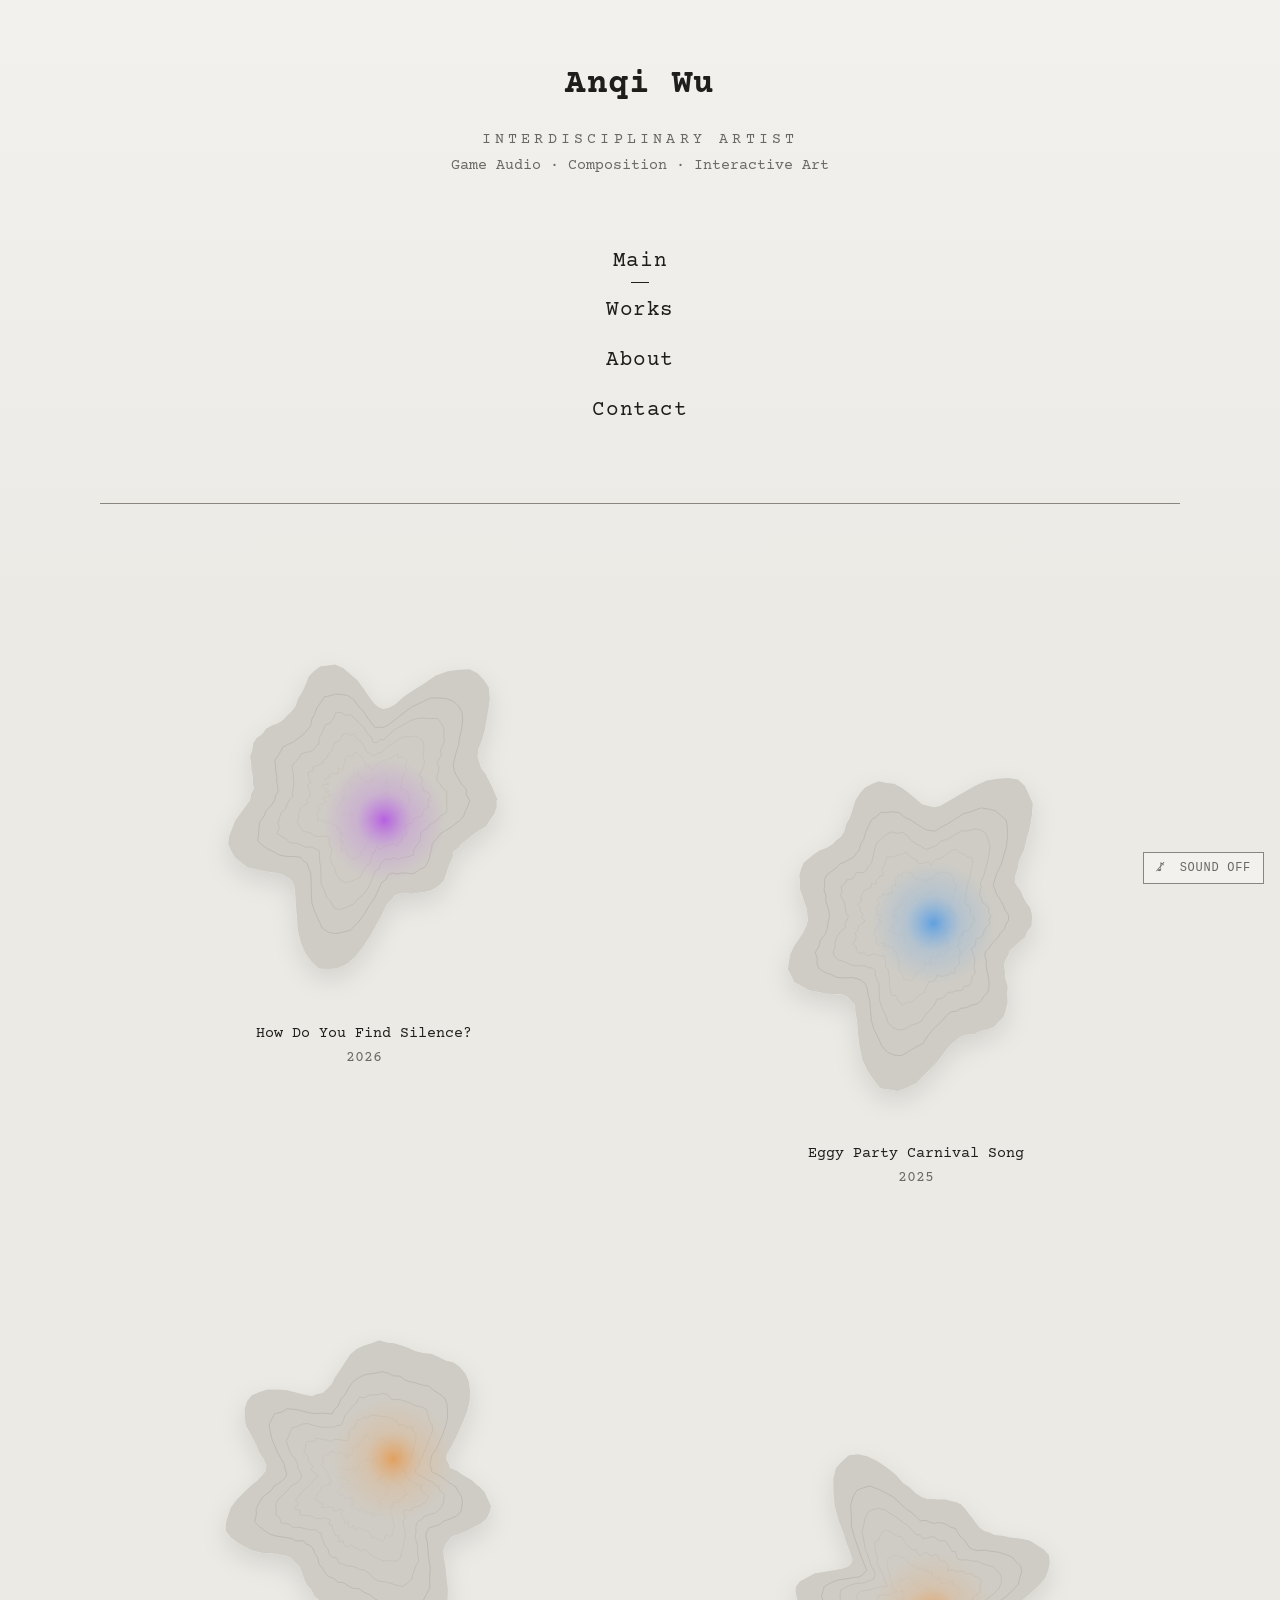
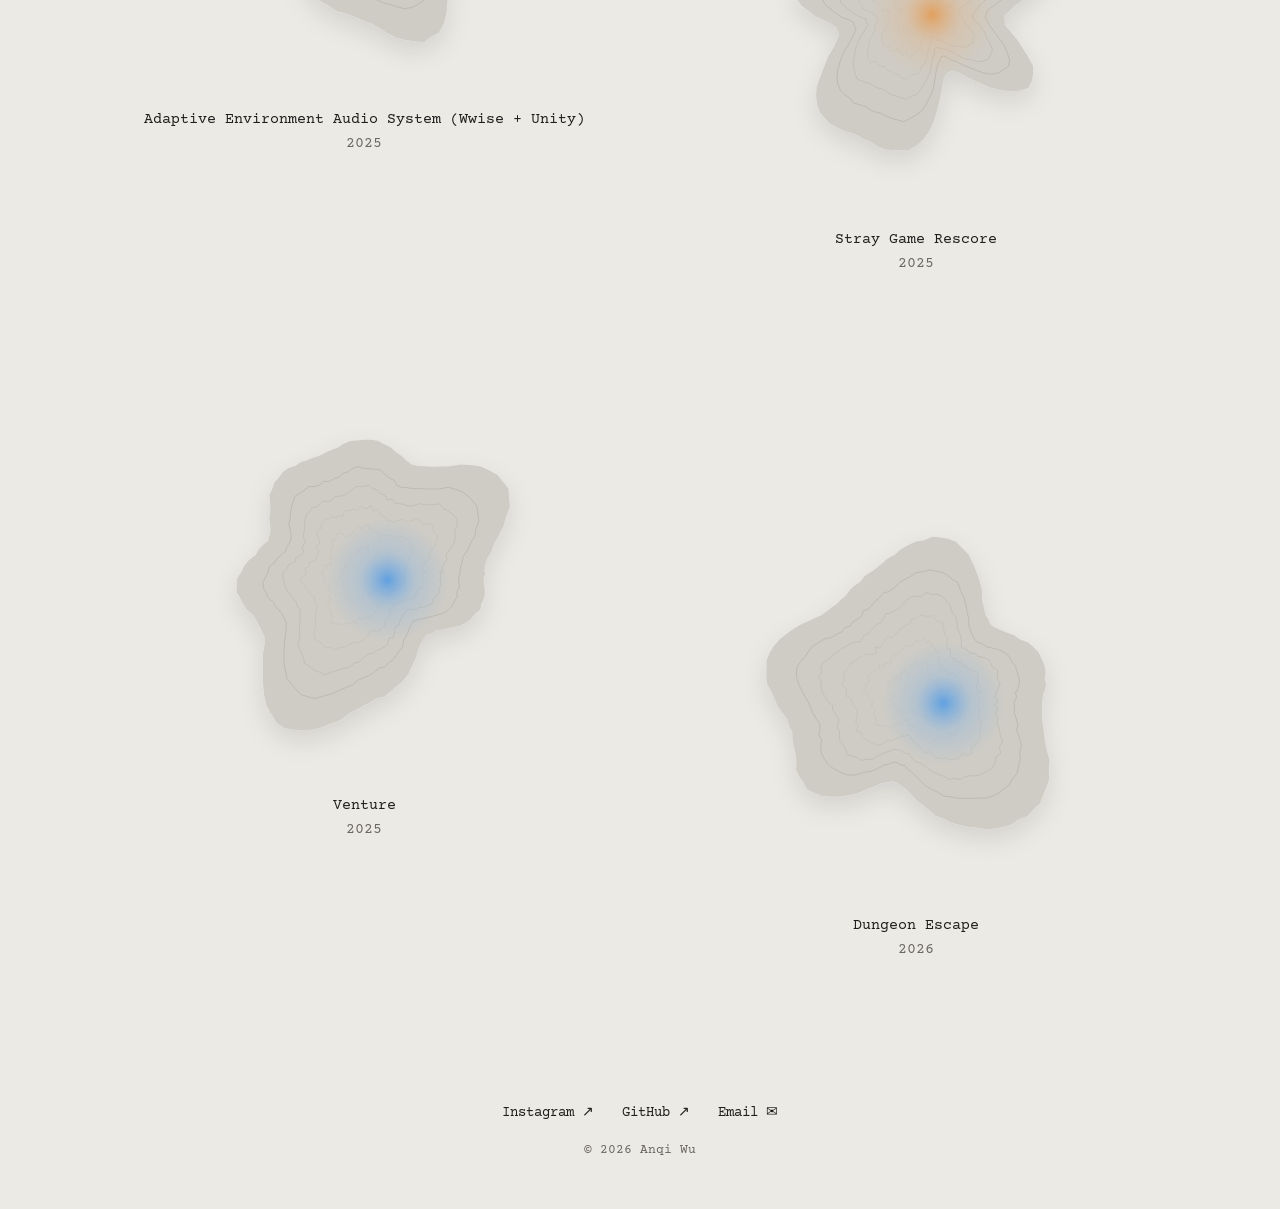
<file: index.html>
<!doctype html>
<html lang="en">
<head>
  <meta charset="utf-8">
  <meta name="viewport" content="width=device-width, initial-scale=1">
  <title>Anqi Wu · Interdisciplinary Artist</title>
  <meta name="description" content="Anqi Wu: interdisciplinary artist working in game audio, composition and interactive art.">
  <link rel="preconnect" href="https://fonts.googleapis.com">
  <link rel="preconnect" href="https://fonts.gstatic.com" crossorigin>
  <link href="https://fonts.googleapis.com/css2?family=Courier+Prime:wght@400;700&display=swap" rel="stylesheet">
  <link rel="stylesheet" href="assets/css/style.css?v=47">
  <script src="assets/js/data.js?v=47" defer></script>
  <script src="assets/js/site.js?v=47" defer></script>
  <script src="assets/js/sound.js?v=47" defer></script>
</head>
<body data-page="main">
  <header class="site-header">
    <a class="site-name" href="./">Anqi Wu</a>
    <p class="site-role"><span class="r1">Interdisciplinary Artist</span><span class="r2">Game Audio · Composition · Interactive Art</span></p>
    <nav class="site-nav" aria-label="Main">
    <a href="./" aria-current="page">Main</a>
    <a href="works.html">Works</a>
    <a href="about.html">About</a>
    <a href="contact.html">Contact</a>
    </nav>
  </header>
  <hr class="rule">
  <main class="wrap">
    <div class="floor" id="floor"></div>
  </main>
  <footer class="site-footer">
    <nav class="quick-links" aria-label="Elsewhere">
      <a href="https://www.instagram.com/anqi_wu03/" target="_blank" rel="noopener">Instagram ↗</a>
      <a href="https://github.com/AnqiWu12" target="_blank" rel="noopener">GitHub ↗</a>
      <a href="mailto:anqiwu1224@gmail.com">Email ✉</a>
    </nav>
    <p>© <span id="year">2026</span> Anqi Wu</p>
  </footer>
</body>
</html>
</file>
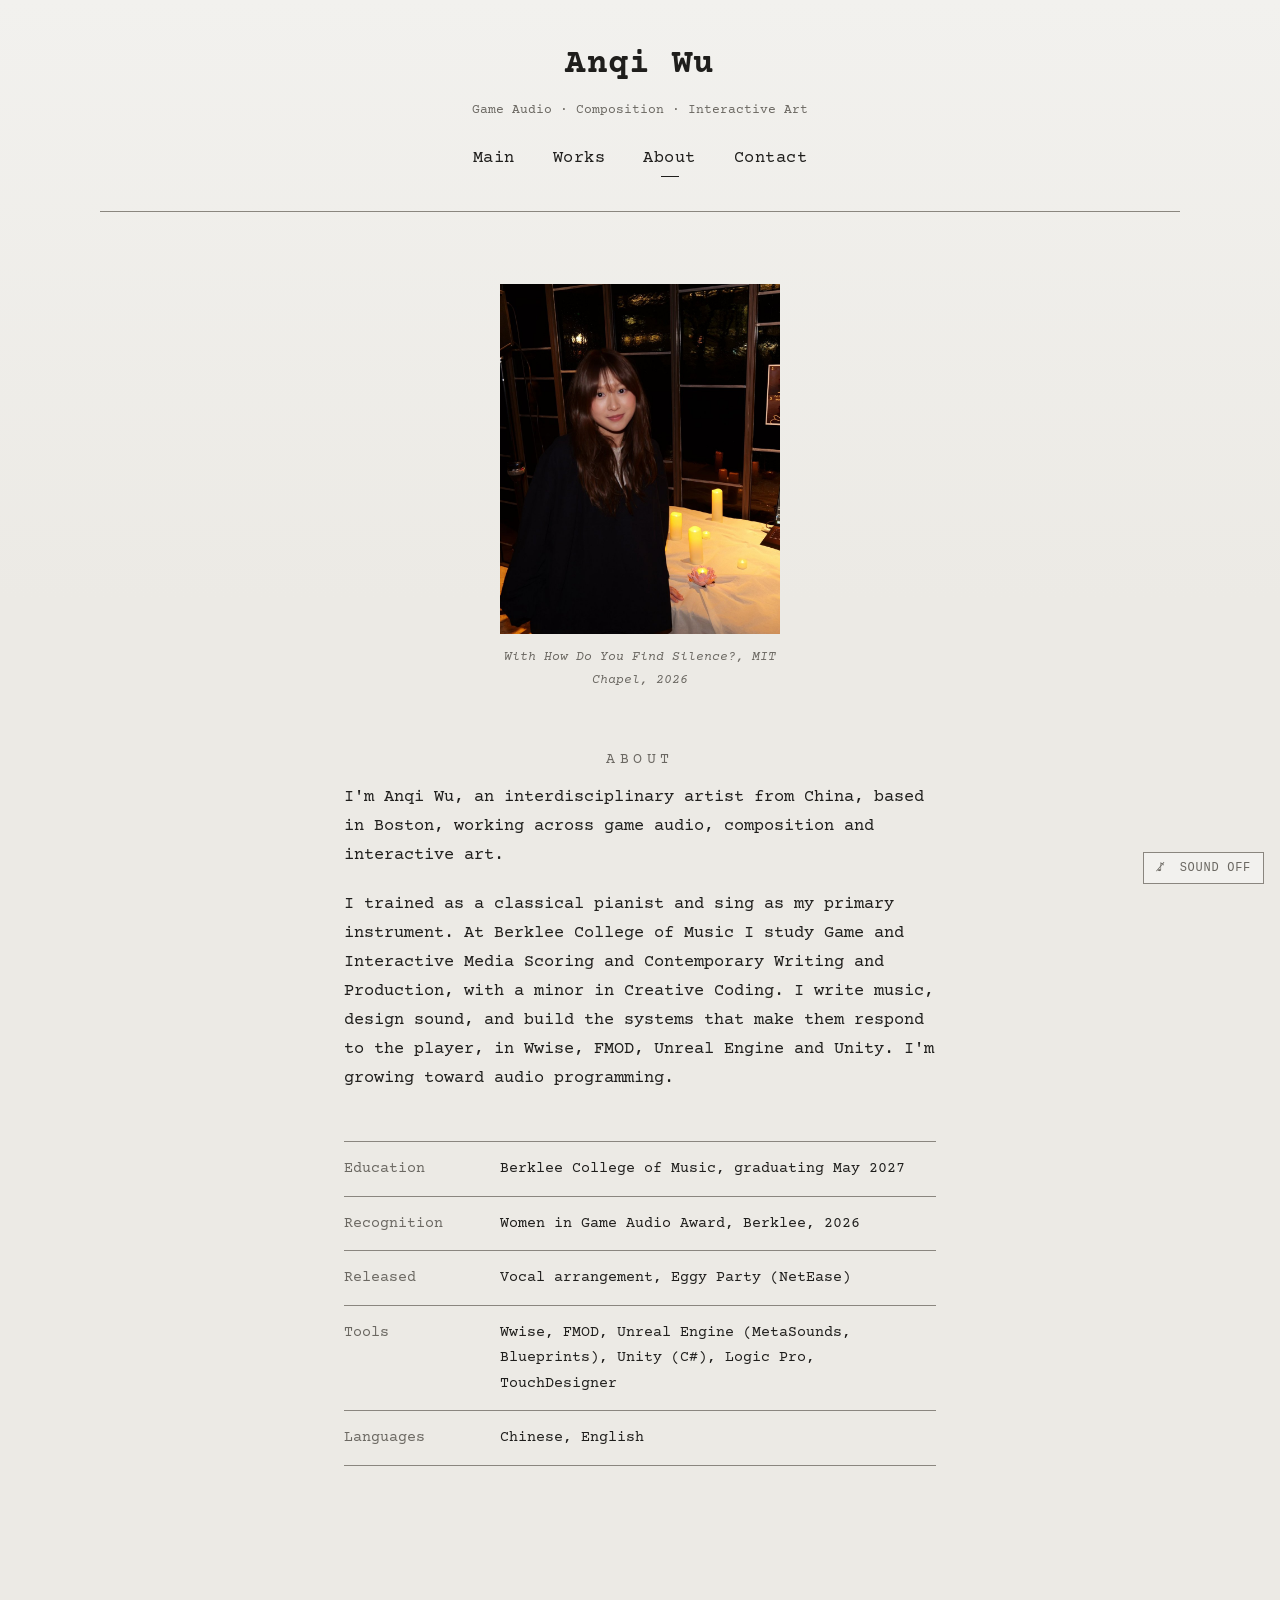
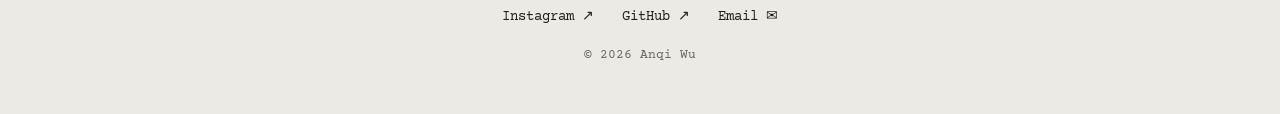
<file: about.html>
<!doctype html>
<html lang="en">
<head>
  <meta charset="utf-8">
  <meta name="viewport" content="width=device-width, initial-scale=1">
  <title>About · Anqi Wu</title>
  <meta name="description" content="Anqi Wu: interdisciplinary artist working in game audio, composition and interactive art.">
  <link rel="preconnect" href="https://fonts.googleapis.com">
  <link rel="preconnect" href="https://fonts.gstatic.com" crossorigin>
  <link href="https://fonts.googleapis.com/css2?family=Courier+Prime:wght@400;700&display=swap" rel="stylesheet">
  <link rel="stylesheet" href="assets/css/style.css?v=47">
  <script src="assets/js/data.js?v=47" defer></script>
  <script src="assets/js/site.js?v=47" defer></script>
  <script src="assets/js/sound.js?v=47" defer></script>
</head>
<body data-page="about">
  <header class="site-header compact">
    <a class="site-name" href="./">Anqi Wu</a>
    <p class="site-role"><span class="r1">Interdisciplinary Artist</span><span class="r2">Game Audio · Composition · Interactive Art</span></p>
    <nav class="site-nav" aria-label="Main">
    <a href="./">Main</a>
    <a href="works.html">Works</a>
    <a href="about.html" aria-current="page">About</a>
    <a href="contact.html">Contact</a>
    </nav>
  </header>
  <hr class="rule">
  <main class="text-page">
    <figure class="portrait-fig">
      <img class="portrait" src="assets/images/portrait.jpg" alt="Anqi Wu beside her installation How Do You Find Silence? at the MIT Chapel">
      <figcaption>With How Do You Find Silence?, MIT Chapel, 2026</figcaption>
    </figure>
    <h1 class="page-title" style="margin-top:0">About</h1>
    <p>I'm Anqi Wu, an interdisciplinary artist from China, based in Boston, working across game audio, composition and interactive art.</p>
    <p>I trained as a classical pianist and sing as my primary instrument. At Berklee College of Music I study Game and Interactive Media Scoring and Contemporary Writing and Production, with a minor in Creative Coding. I write music, design sound, and build the systems that make them respond to the player, in Wwise, FMOD, Unreal Engine and Unity. I'm growing toward audio programming.</p>
    <ul class="facts">
      <li><span class="k">Education</span><span>Berklee College of Music, graduating May 2027</span></li>
      <li><span class="k">Recognition</span><span>Women in Game Audio Award, Berklee, 2026</span></li>
      <li><span class="k">Released</span><span>Vocal arrangement, Eggy Party (NetEase)</span></li>
      <li><span class="k">Tools</span><span>Wwise, FMOD, Unreal Engine (MetaSounds, Blueprints), Unity (C#), Logic Pro, TouchDesigner</span></li>
      <li><span class="k">Languages</span><span>Chinese, English</span></li>
    </ul>
  </main>
  <footer class="site-footer">
    <nav class="quick-links" aria-label="Elsewhere">
      <a href="https://www.instagram.com/anqi_wu03/" target="_blank" rel="noopener">Instagram ↗</a>
      <a href="https://github.com/AnqiWu12" target="_blank" rel="noopener">GitHub ↗</a>
      <a href="mailto:anqiwu1224@gmail.com">Email ✉</a>
    </nav>
    <p>© <span id="year">2026</span> Anqi Wu</p>
  </footer>
</body>
</html>
</file>
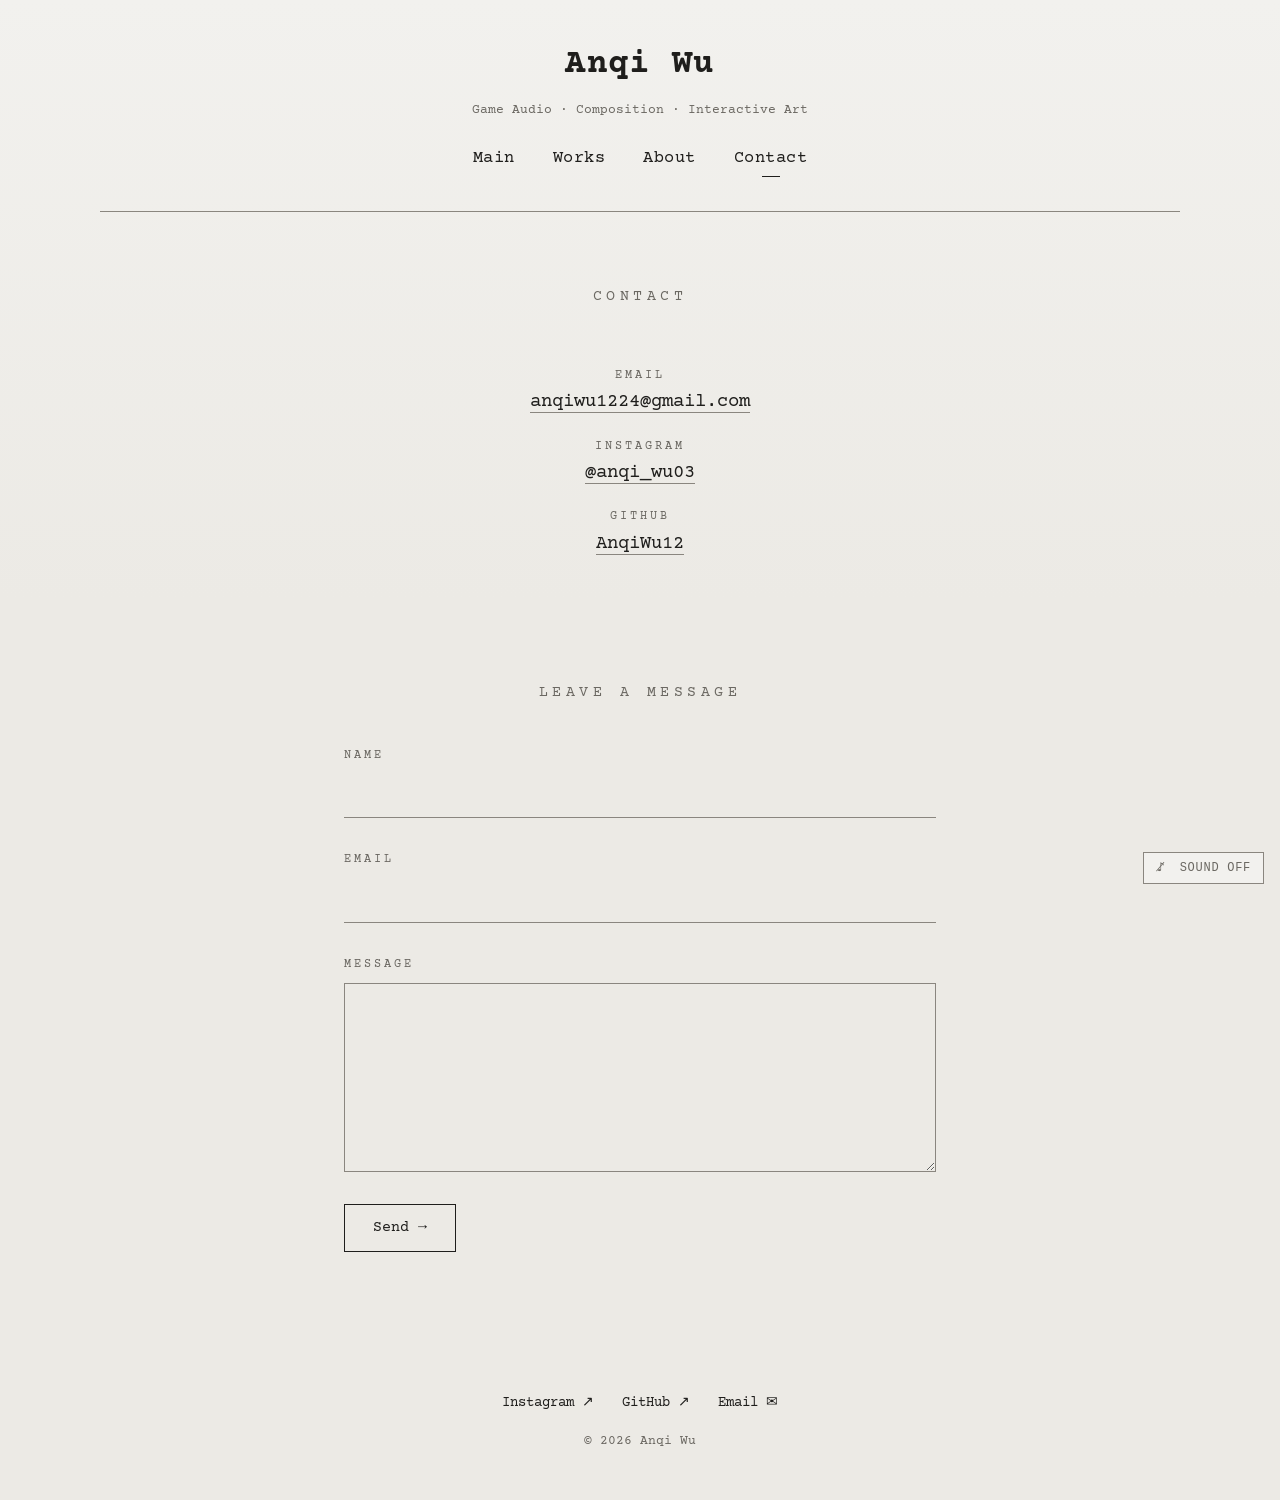
<file: contact.html>
<!doctype html>
<html lang="en">
<head>
  <meta charset="utf-8">
  <meta name="viewport" content="width=device-width, initial-scale=1">
  <title>Contact · Anqi Wu</title>
  <meta name="description" content="Anqi Wu: interdisciplinary artist working in game audio, composition and interactive art.">
  <link rel="preconnect" href="https://fonts.googleapis.com">
  <link rel="preconnect" href="https://fonts.gstatic.com" crossorigin>
  <link href="https://fonts.googleapis.com/css2?family=Courier+Prime:wght@400;700&display=swap" rel="stylesheet">
  <link rel="stylesheet" href="assets/css/style.css?v=47">
  <script src="assets/js/data.js?v=47" defer></script>
  <script src="assets/js/site.js?v=47" defer></script>
  <script src="assets/js/sound.js?v=47" defer></script>
</head>
<body data-page="contact">
  <header class="site-header compact">
    <a class="site-name" href="./">Anqi Wu</a>
    <p class="site-role"><span class="r1">Interdisciplinary Artist</span><span class="r2">Game Audio · Composition · Interactive Art</span></p>
    <nav class="site-nav" aria-label="Main">
    <a href="./">Main</a>
    <a href="works.html">Works</a>
    <a href="about.html">About</a>
    <a href="contact.html" aria-current="page">Contact</a>
    </nav>
  </header>
  <hr class="rule">
  <main class="text-page">
    <h1 class="page-title" style="margin-top:0;margin-bottom:56px">Contact</h1>
    <ul class="contact-list">
      <li><span class="k">Email</span><a href="mailto:anqiwu1224@gmail.com">anqiwu1224@gmail.com</a></li>
      <li><span class="k">Instagram</span><a href="https://www.instagram.com/anqi_wu03/" target="_blank" rel="noopener">@anqi_wu03</a></li>
      <li><span class="k">GitHub</span><a href="https://github.com/AnqiWu12" target="_blank" rel="noopener">AnqiWu12</a></li>
      <!-- Put your resume PDF in assets/ named resume.pdf, then uncomment: -->
      <!-- <li><span class="k">Resume</span><a href="assets/resume.pdf" target="_blank" rel="noopener">Download PDF</a></li> -->
    </ul>

    <!-- Message form: sent to the email in "action" through FormSubmit (formsubmit.co).
         The very first message triggers a one-time confirmation email to that inbox. -->
    <form class="message" action="https://formsubmit.co/anqiwu1224@gmail.com" method="POST">
      <h2 class="page-title">Leave a message</h2>
      <input type="hidden" name="_subject" value="New message from anqiwu12.github.io">
      <input type="hidden" name="_next" value="https://anqiwu12.github.io/thanks.html">
      <input type="hidden" name="_template" value="table">
      <input type="text" name="_honey" class="honey" tabindex="-1" autocomplete="off" aria-hidden="true">

      <label>Name<input type="text" name="name" required autocomplete="name"></label>
      <label>Email<input type="email" name="email" required autocomplete="email"></label>
      <label>Message<textarea name="message" rows="6" required></textarea></label>
      <button type="submit">Send →</button>
    </form>
  </main>
  <footer class="site-footer">
    <nav class="quick-links" aria-label="Elsewhere">
      <a href="https://www.instagram.com/anqi_wu03/" target="_blank" rel="noopener">Instagram ↗</a>
      <a href="https://github.com/AnqiWu12" target="_blank" rel="noopener">GitHub ↗</a>
      <a href="mailto:anqiwu1224@gmail.com">Email ✉</a>
    </nav>
    <p>© <span id="year">2026</span> Anqi Wu</p>
  </footer>
</body>
</html>
</file>
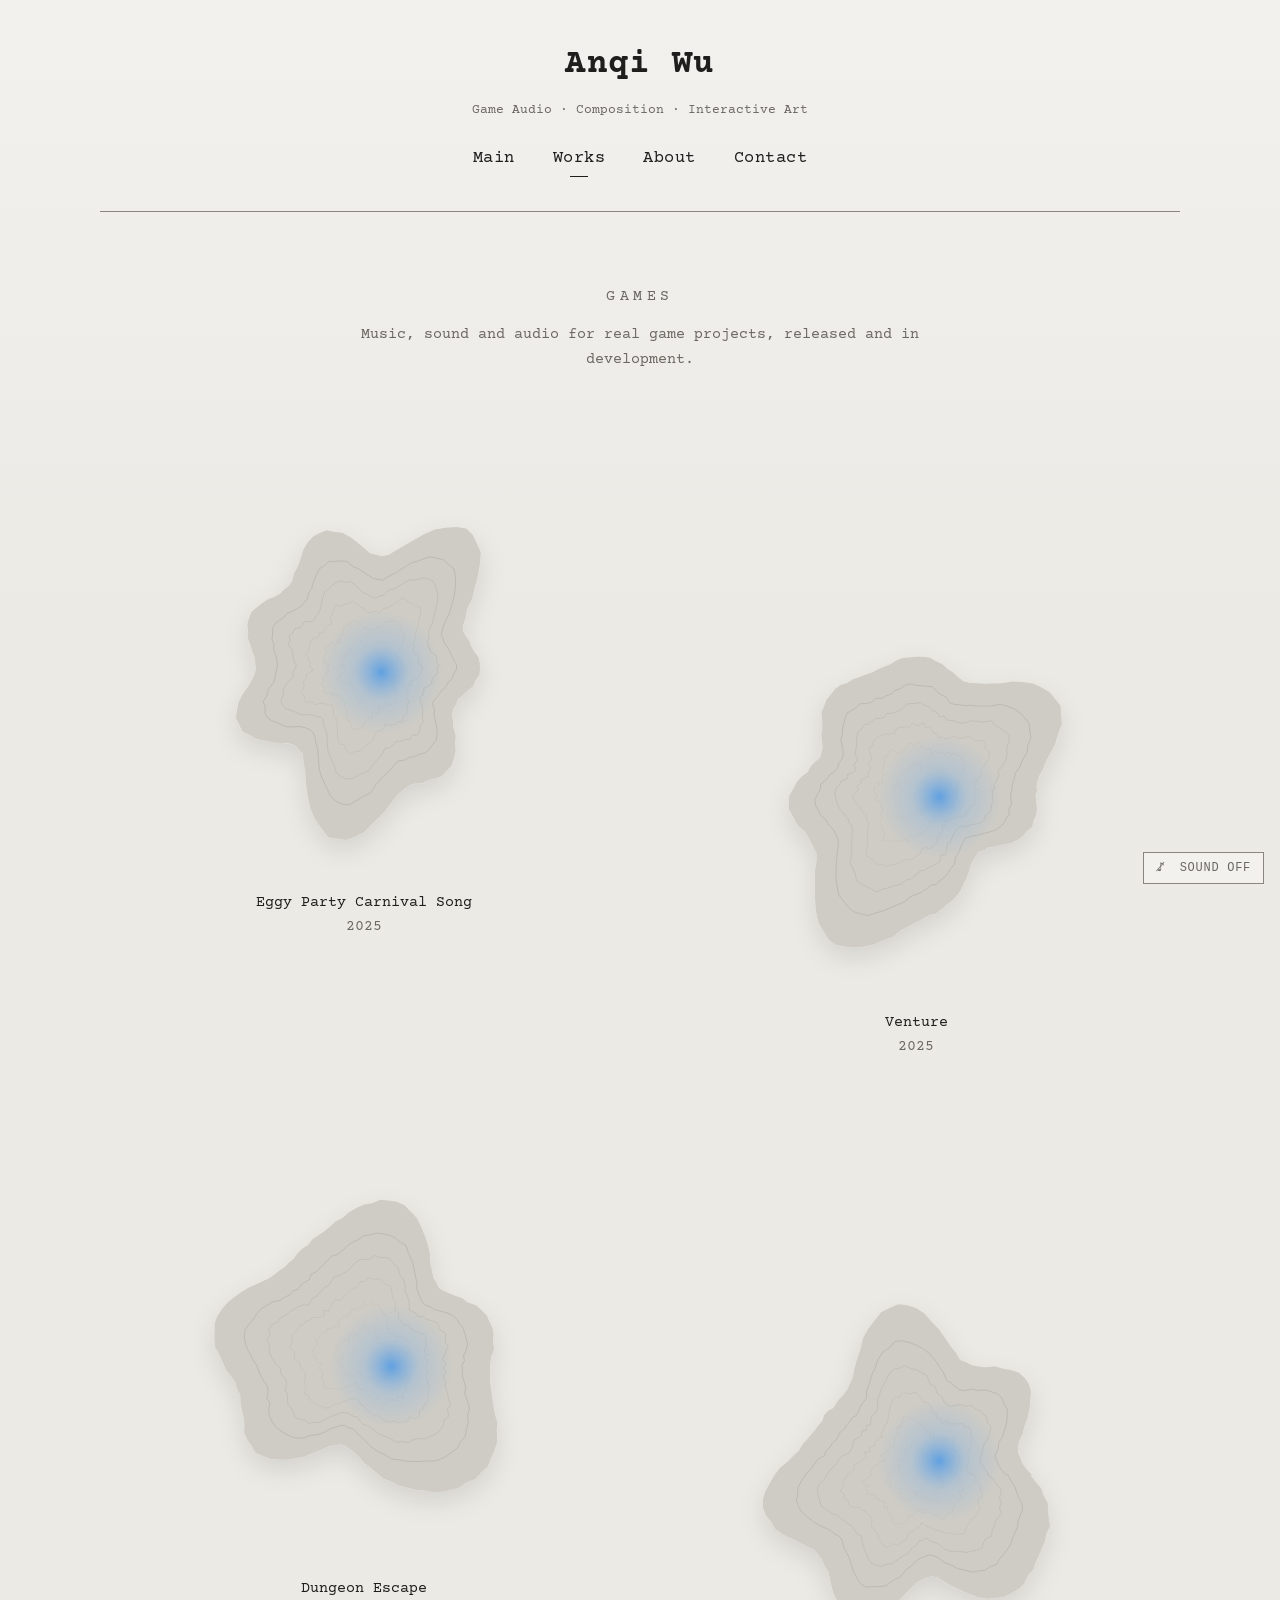
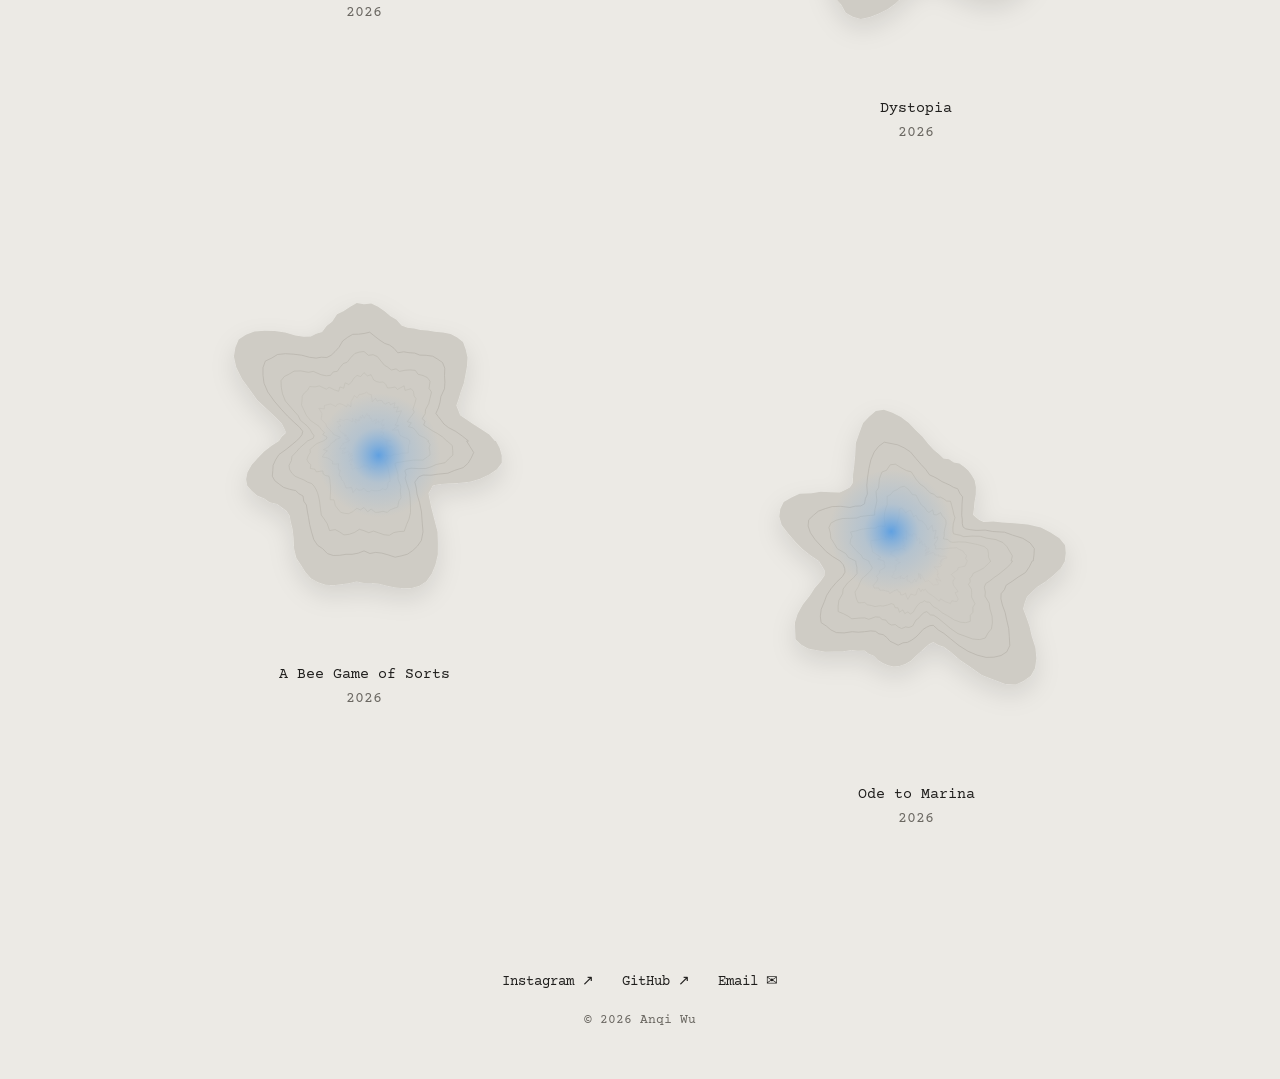
<file: room.html>
<!doctype html>
<html lang="en">
<head>
  <meta charset="utf-8">
  <meta name="viewport" content="width=device-width, initial-scale=1">
  <title>Works · Anqi Wu</title>
  <meta name="description" content="Anqi Wu: interdisciplinary artist working in game audio, composition and interactive art.">
  <link rel="preconnect" href="https://fonts.googleapis.com">
  <link rel="preconnect" href="https://fonts.gstatic.com" crossorigin>
  <link href="https://fonts.googleapis.com/css2?family=Courier+Prime:wght@400;700&display=swap" rel="stylesheet">
  <link rel="stylesheet" href="assets/css/style.css?v=47">
  <script src="assets/js/data.js?v=47" defer></script>
  <script src="assets/js/site.js?v=47" defer></script>
  <script src="assets/js/sound.js?v=47" defer></script>
</head>
<body data-page="room">
  <header class="site-header compact">
    <a class="site-name" href="./">Anqi Wu</a>
    <p class="site-role"><span class="r1">Interdisciplinary Artist</span><span class="r2">Game Audio · Composition · Interactive Art</span></p>
    <nav class="site-nav" aria-label="Main">
    <a href="./">Main</a>
    <a href="works.html" aria-current="page">Works</a>
    <a href="about.html">About</a>
    <a href="contact.html">Contact</a>
    </nav>
  </header>
  <hr class="rule">
  <main class="wrap">
    <h1 class="page-title" id="room-title">Works</h1>
    <p class="page-lede" id="room-blurb"></p>
    <div class="floor" id="floor"></div>
  </main>
  <footer class="site-footer">
    <nav class="quick-links" aria-label="Elsewhere">
      <a href="https://www.instagram.com/anqi_wu03/" target="_blank" rel="noopener">Instagram ↗</a>
      <a href="https://github.com/AnqiWu12" target="_blank" rel="noopener">GitHub ↗</a>
      <a href="mailto:anqiwu1224@gmail.com">Email ✉</a>
    </nav>
    <p>© <span id="year">2026</span> Anqi Wu</p>
  </footer>
</body>
</html>
</file>
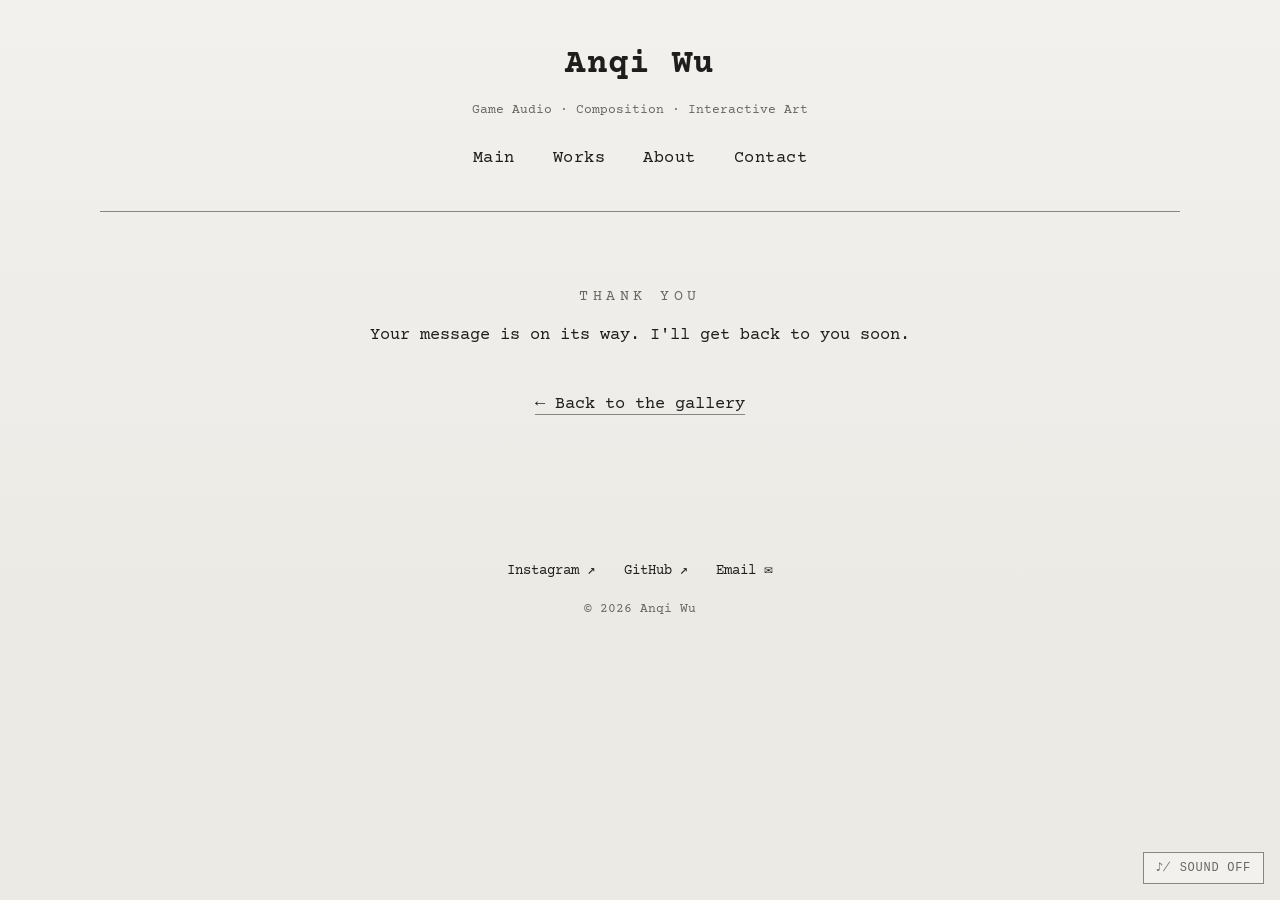
<file: thanks.html>
<!doctype html>
<html lang="en">
<head>
  <meta charset="utf-8">
  <meta name="viewport" content="width=device-width, initial-scale=1">
  <title>Thank you · Anqi Wu</title>
  <meta name="description" content="Anqi Wu: interdisciplinary artist working in game audio, composition and interactive art.">
  <link rel="preconnect" href="https://fonts.googleapis.com">
  <link rel="preconnect" href="https://fonts.gstatic.com" crossorigin>
  <link href="https://fonts.googleapis.com/css2?family=Courier+Prime:wght@400;700&display=swap" rel="stylesheet">
  <link rel="stylesheet" href="assets/css/style.css?v=47">
  <script src="assets/js/data.js?v=47" defer></script>
  <script src="assets/js/site.js?v=47" defer></script>
  <script src="assets/js/sound.js?v=47" defer></script>
</head>
<body data-page="thanks">
  <header class="site-header compact">
    <a class="site-name" href="./">Anqi Wu</a>
    <p class="site-role"><span class="r1">Interdisciplinary Artist</span><span class="r2">Game Audio · Composition · Interactive Art</span></p>
    <nav class="site-nav" aria-label="Main">
    <a href="./">Main</a>
    <a href="works.html">Works</a>
    <a href="about.html">About</a>
    <a href="contact.html">Contact</a>
    </nav>
  </header>
  <hr class="rule">
  <main class="text-page" style="text-align:center">
    <h1 class="page-title" style="margin-top:0">Thank you</h1>
    <p>Your message is on its way. I'll get back to you soon.</p>
    <p style="margin-top:40px"><a class="back-link" href="./">← Back to the gallery</a></p>
  </main>
  <footer class="site-footer">
    <nav class="quick-links" aria-label="Elsewhere">
      <a href="https://www.instagram.com/anqi_wu03/" target="_blank" rel="noopener">Instagram ↗</a>
      <a href="https://github.com/AnqiWu12" target="_blank" rel="noopener">GitHub ↗</a>
      <a href="mailto:anqiwu1224@gmail.com">Email ✉</a>
    </nav>
    <p>© <span id="year">2026</span> Anqi Wu</p>
  </footer>
</body>
</html>
</file>
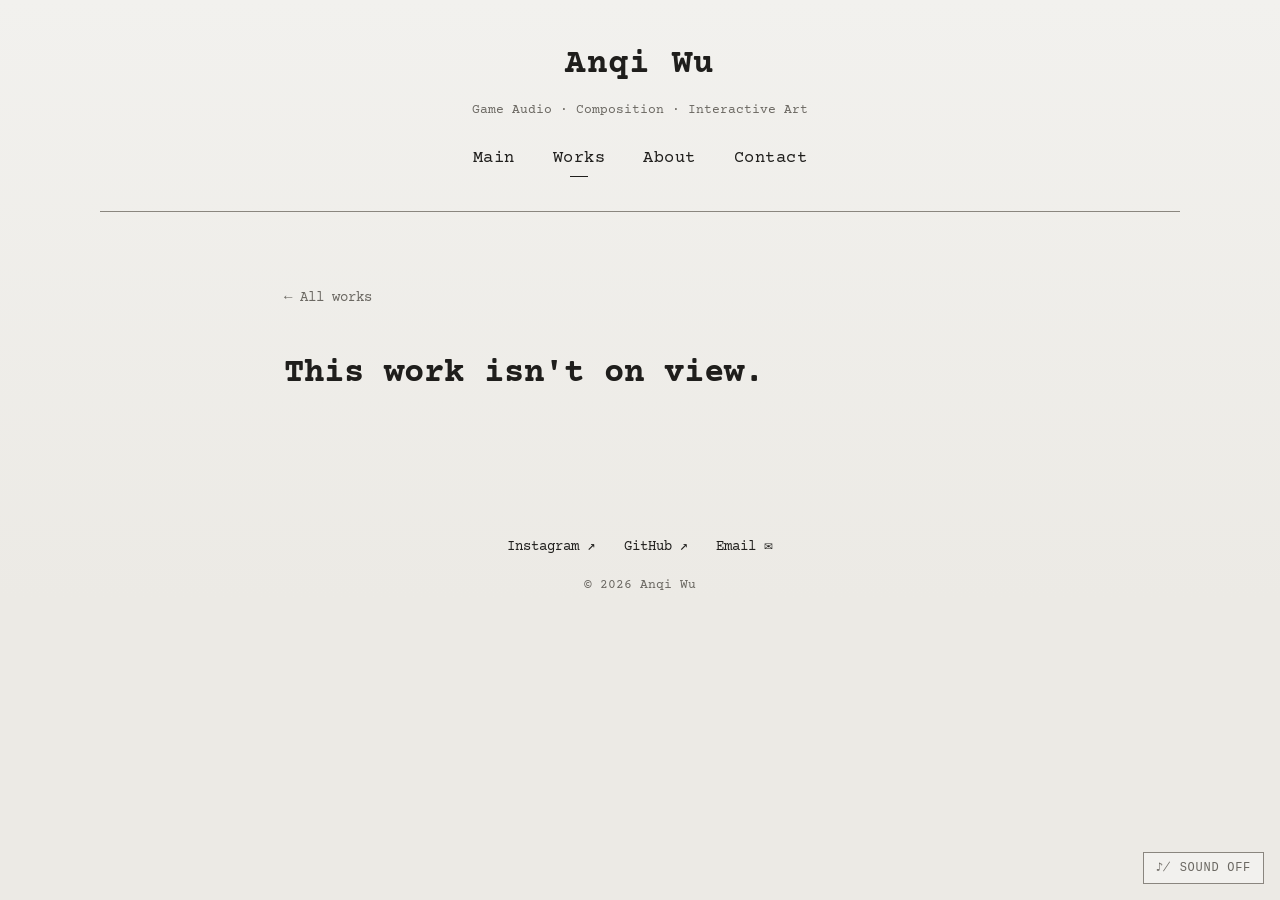
<file: work.html>
<!doctype html>
<html lang="en">
<head>
  <meta charset="utf-8">
  <meta name="viewport" content="width=device-width, initial-scale=1">
  <title>Work · Anqi Wu</title>
  <meta name="description" content="Anqi Wu: interdisciplinary artist working in game audio, composition and interactive art.">
  <link rel="preconnect" href="https://fonts.googleapis.com">
  <link rel="preconnect" href="https://fonts.gstatic.com" crossorigin>
  <link href="https://fonts.googleapis.com/css2?family=Courier+Prime:wght@400;700&display=swap" rel="stylesheet">
  <link rel="stylesheet" href="assets/css/style.css?v=47">
  <script src="assets/js/data.js?v=47" defer></script>
  <script src="assets/js/site.js?v=47" defer></script>
  <script src="assets/js/sound.js?v=47" defer></script>
</head>
<body data-page="work">
  <header class="site-header compact">
    <a class="site-name" href="./">Anqi Wu</a>
    <p class="site-role"><span class="r1">Interdisciplinary Artist</span><span class="r2">Game Audio · Composition · Interactive Art</span></p>
    <nav class="site-nav" aria-label="Main">
    <a href="./">Main</a>
    <a href="works.html" aria-current="page">Works</a>
    <a href="about.html">About</a>
    <a href="contact.html">Contact</a>
    </nav>
  </header>
  <hr class="rule">
  <main>
    <article class="work" id="work"></article>
  </main>
  <footer class="site-footer">
    <nav class="quick-links" aria-label="Elsewhere">
      <a href="https://www.instagram.com/anqi_wu03/" target="_blank" rel="noopener">Instagram ↗</a>
      <a href="https://github.com/AnqiWu12" target="_blank" rel="noopener">GitHub ↗</a>
      <a href="mailto:anqiwu1224@gmail.com">Email ✉</a>
    </nav>
    <p>© <span id="year">2026</span> Anqi Wu</p>
  </footer>
</body>
</html>
</file>
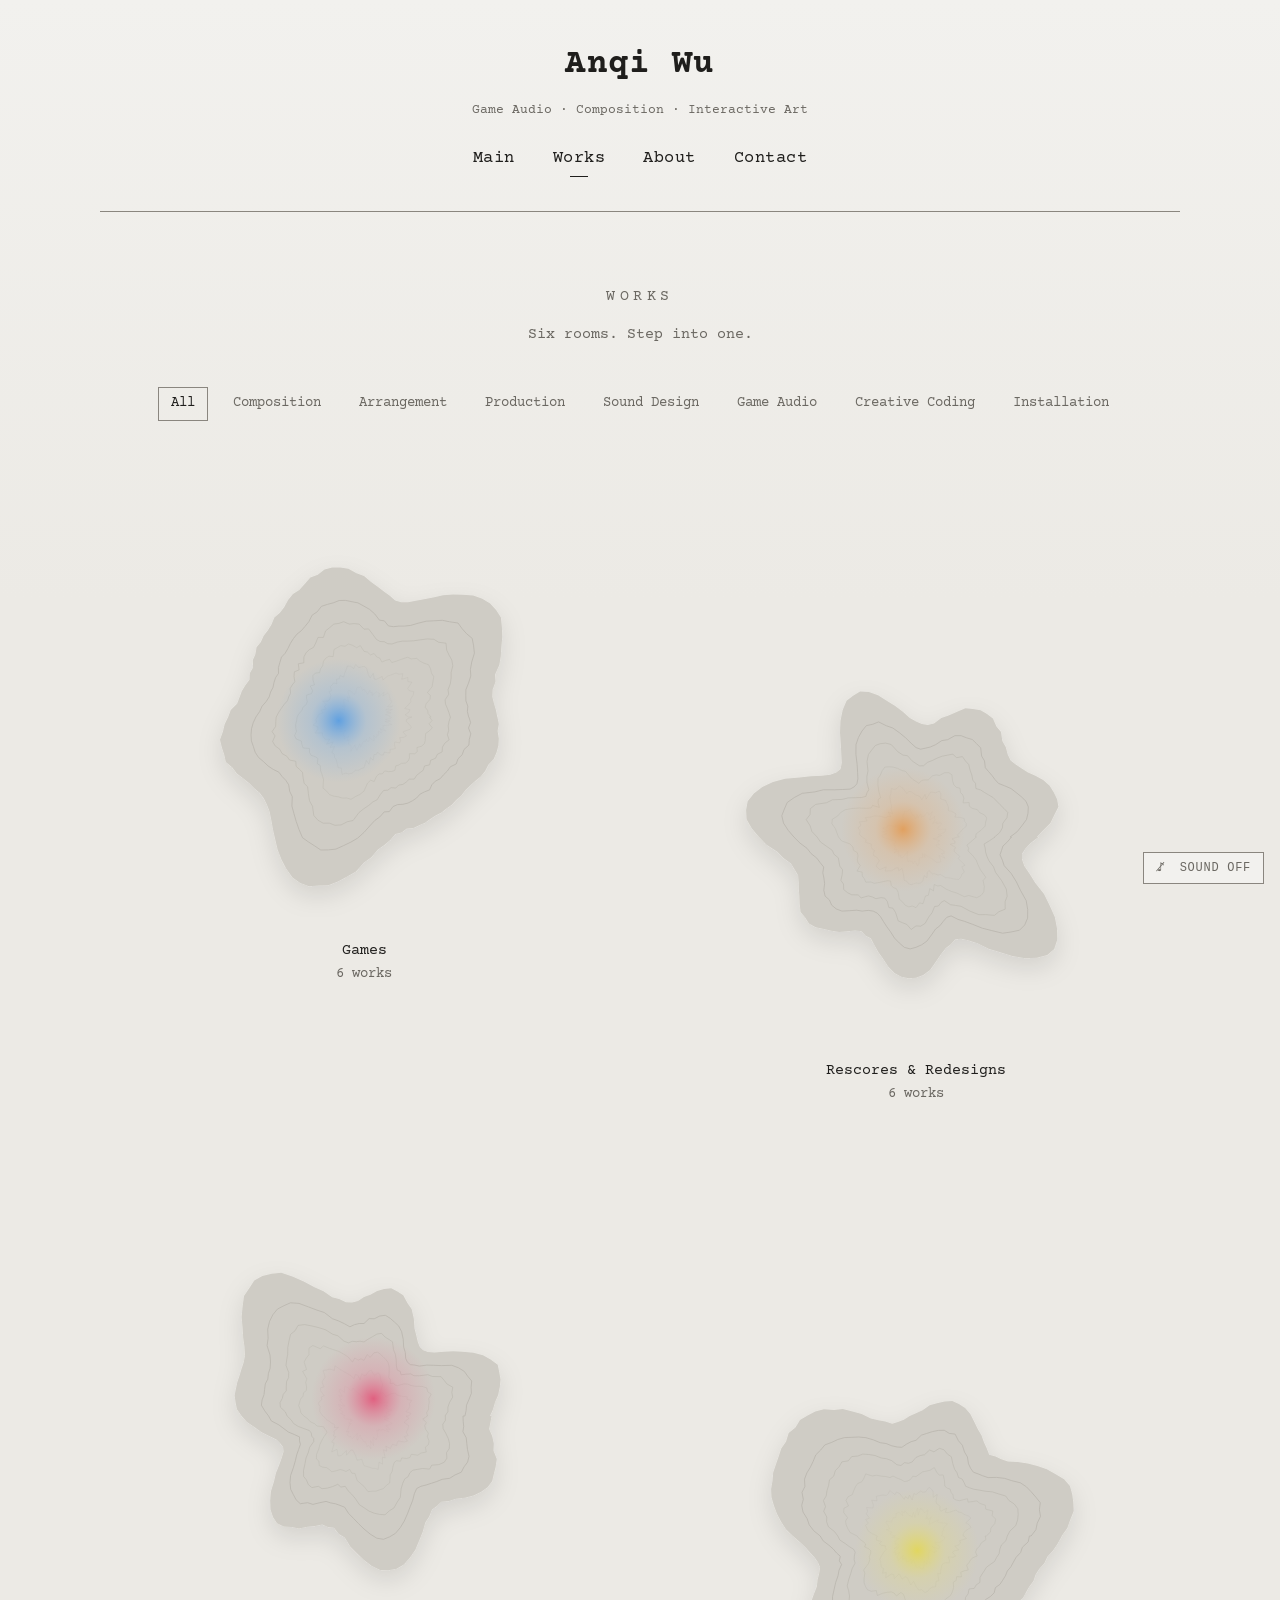
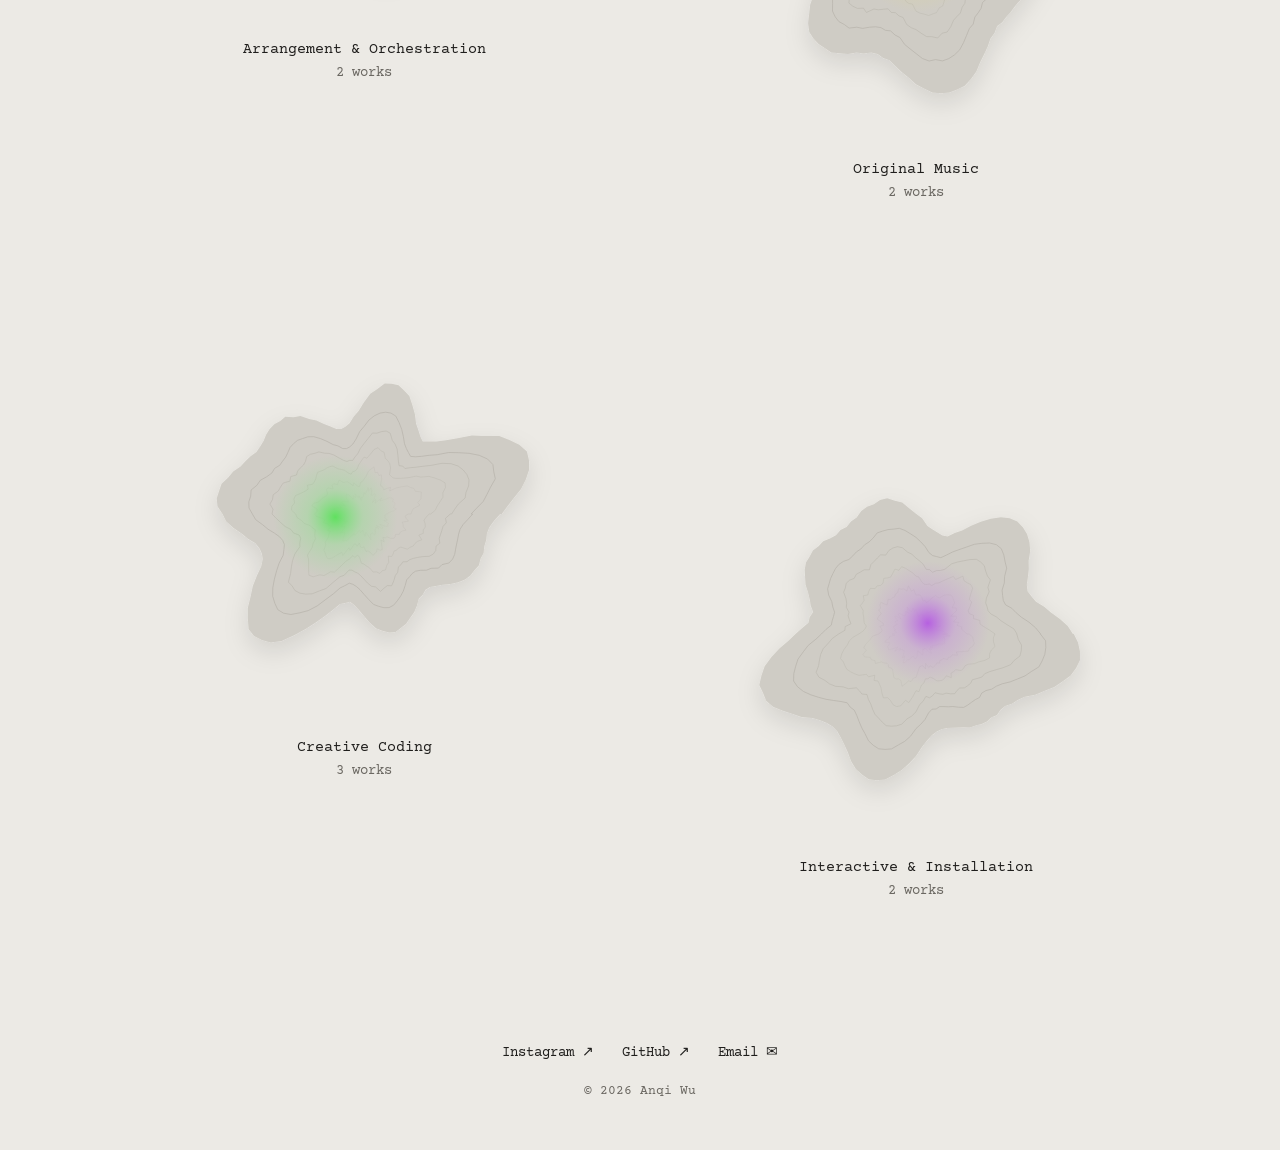
<file: works.html>
<!doctype html>
<html lang="en">
<head>
  <meta charset="utf-8">
  <meta name="viewport" content="width=device-width, initial-scale=1">
  <title>Works · Anqi Wu</title>
  <meta name="description" content="Anqi Wu: interdisciplinary artist working in game audio, composition and interactive art.">
  <link rel="preconnect" href="https://fonts.googleapis.com">
  <link rel="preconnect" href="https://fonts.gstatic.com" crossorigin>
  <link href="https://fonts.googleapis.com/css2?family=Courier+Prime:wght@400;700&display=swap" rel="stylesheet">
  <link rel="stylesheet" href="assets/css/style.css?v=47">
  <script src="assets/js/data.js?v=47" defer></script>
  <script src="assets/js/site.js?v=47" defer></script>
  <script src="assets/js/sound.js?v=47" defer></script>
</head>
<body data-page="works">
  <header class="site-header compact">
    <a class="site-name" href="./">Anqi Wu</a>
    <p class="site-role"><span class="r1">Interdisciplinary Artist</span><span class="r2">Game Audio · Composition · Interactive Art</span></p>
    <nav class="site-nav" aria-label="Main">
    <a href="./">Main</a>
    <a href="works.html" aria-current="page">Works</a>
    <a href="about.html">About</a>
    <a href="contact.html">Contact</a>
    </nav>
  </header>
  <hr class="rule">
  <main class="wrap">
    <h1 class="page-title">Works</h1>
    <p class="page-lede" id="works-lede">Step into a room.</p>
    <nav class="filters" id="filters" aria-label="Filter works by role"></nav>
    <ul class="rooms" id="rooms"></ul>
    <div class="floor" id="floor" hidden></div>
  </main>
  <footer class="site-footer">
    <nav class="quick-links" aria-label="Elsewhere">
      <a href="https://www.instagram.com/anqi_wu03/" target="_blank" rel="noopener">Instagram ↗</a>
      <a href="https://github.com/AnqiWu12" target="_blank" rel="noopener">GitHub ↗</a>
      <a href="mailto:anqiwu1224@gmail.com">Email ✉</a>
    </nav>
    <p>© <span id="year">2026</span> Anqi Wu</p>
  </footer>
</body>
</html>
</file>
<file: assets/css/style.css>
/* =========================================================
   Anqi Wu — portfolio
   A quiet "exhibition hall": warm paper background, typewriter
   type, lots of empty space, small wall labels under each work.
   ========================================================= */

/* ---------- 1. Design tokens (change colors / fonts here) ---------- */
:root {
  --paper:      #ECEAE5;   /* gallery wall */
  --paper-top:  #F2F1EE;   /* lighter at the top, like gallery lighting */
  --ink:        #1F1E1C;   /* main text */
  --ink-soft:   #6B6862;   /* labels, secondary text */
  --line:       #8A867F;   /* thin divider lines */
  --object:     #CFCCC5;   /* placeholder "sound object" fill */
  --object-edge:#B9B5AD;

  --font: "Courier Prime", "Courier New", ui-monospace, monospace;

  --max: 1080px;           /* widest content column */
  --gutter: 24px;
}

/* ---------- 2. Base ---------- */
* { box-sizing: border-box; margin: 0; padding: 0; }

html { scroll-behavior: smooth; }

body {
  background: linear-gradient(to bottom, var(--paper-top), var(--paper) 600px) var(--paper);
  color: var(--ink);
  font-family: var(--font);
  font-size: 17px;
  line-height: 1.7;
  -webkit-font-smoothing: antialiased;
  min-height: 100vh;
}

a { color: inherit; text-decoration: none; }
img, video, iframe { max-width: 100%; display: block; }

/* the page fades in gently, like walking into a room */
main { animation: enter .9s ease both; }
@keyframes enter { from { opacity: 0; transform: translateY(8px); } to { opacity: 1; transform: none; } }
@media (prefers-reduced-motion: reduce) { main { animation: none; } }

/* ---------- 3. Header: name + stacked navigation ---------- */
.site-header {
  text-align: center;
  padding: 56px var(--gutter) 0;
}
.site-name {
  font-size: clamp(26px, 4vw, 34px);
  font-weight: 700;
  letter-spacing: .04em;
}
.site-nav {
  margin-top: 64px;
  display: flex;
  flex-direction: column;
  align-items: center;
  gap: 10px;
  font-size: 21px;
  letter-spacing: .03em;
}
.site-nav a {
  position: relative;
  padding: 2px 4px;
  transition: opacity .3s;
}
.site-nav a:hover { opacity: .55; }
.site-nav a[aria-current="page"]::after {   /* tiny mark under the current page */
  content: "";
  position: absolute; left: 50%; bottom: -2px;
  width: 18px; height: 1px; background: var(--ink);
  transform: translateX(-50%);
}

/* compact header for inner pages */
.site-header.compact { padding-top: 36px; }
.site-header.compact .site-nav {
  margin-top: 22px;
  flex-direction: row;
  flex-wrap: wrap;
  justify-content: center;
  gap: 8px 30px;
  font-size: 17px;
}

.rule {
  border: 0;
  border-top: 1px solid var(--line);
  max-width: var(--max);
  margin: 72px auto 0;
  width: calc(100% - 2 * var(--gutter));
}
.site-header.compact + .rule { margin-top: 36px; }

/* ---------- 4. Shared layout ---------- */
.wrap {
  max-width: var(--max);
  margin: 0 auto;
  padding: 0 var(--gutter);
}
.page-title {
  text-align: center;
  font-size: 15px;
  font-weight: 400;
  letter-spacing: .3em;
  text-transform: uppercase;
  color: var(--ink-soft);
  margin: 72px 0 12px;
}
.page-lede {
  text-align: center;
  max-width: 560px;
  margin: 0 auto;
  color: var(--ink-soft);
  font-size: 15px;
}

/* ---------- 5. The exhibition floor (grid of works) ---------- */
.floor {
  display: grid;
  grid-template-columns: repeat(2, 1fr);
  gap: 96px 72px;
  padding: 96px 0 140px;
}
/* stagger the right column so it feels hung, not tiled */
.floor > .exhibit:nth-child(even) { margin-top: 120px; }

.exhibit {
  display: flex;
  flex-direction: column;
  align-items: center;
  text-align: center;
}
.exhibit .object {
  width: 100%;
  max-width: 400px;
  aspect-ratio: 1 / 1;
  display: grid;
  place-items: center;
  transition: transform .8s cubic-bezier(.2,.7,.2,1);
}
.exhibit img.object { object-fit: cover; aspect-ratio: 4 / 3; }
.exhibit:hover .object { transform: translateY(-6px) scale(1.015); }

/* the wall label under each work */
.label {
  margin-top: 22px;
  font-size: 15px;
  line-height: 1.6;
}
.label .t { display: block; }
.label .y { display: block; color: var(--ink-soft); }

/* ---------- 6. Rooms (category list on Works page) ---------- */
.rooms {
  list-style: none;
  padding: 96px 0 140px;
  display: grid;
  grid-template-columns: repeat(2, 1fr);
  gap: 110px 72px;
}
.rooms li:nth-child(even) { margin-top: 120px; }
.room .count { color: var(--ink-soft); font-size: 14px; }

/* ---------- 7. Single work page ---------- */
.work {
  max-width: 760px;
  margin: 0 auto;
  padding: 72px var(--gutter) 140px;
}
.work .back {
  font-size: 14px;
  color: var(--ink-soft);
}
.work .back:hover { color: var(--ink); }
.work h1 {
  font-size: clamp(26px, 4vw, 34px);
  font-weight: 700;
  margin-top: 40px;
  line-height: 1.25;
}
.work .meta {
  margin-top: 14px;
  color: var(--ink-soft);
  font-size: 15px;
}
.work .meta span + span::before { content: "  /  "; white-space: pre; }
.work .hero { margin: 56px auto; max-width: 460px; }
.work .media {
  margin: 56px 0;
  aspect-ratio: 16 / 9;
  width: 100%;
  border: 0;
  background: #000;
}
.work .media-pending {
  margin: 56px 0;
  padding: 40px 24px;
  border: 1px dashed var(--line);
  text-align: center;
  color: var(--ink-soft);
  font-size: 14px;
}
.work h2 {
  font-size: 13px;
  font-weight: 400;
  letter-spacing: .25em;
  text-transform: uppercase;
  color: var(--ink-soft);
  margin: 56px 0 14px;
}
.work p + p { margin-top: 1em; }
.tools { list-style: none; display: flex; flex-wrap: wrap; gap: 8px; }
.tools li {
  border: 1px solid var(--line);
  padding: 2px 12px;
  font-size: 14px;
}
.next-prev {
  display: flex;
  justify-content: space-between;
  gap: 24px;
  margin-top: 96px;
  padding-top: 24px;
  border-top: 1px solid var(--line);
  font-size: 14px;
}
.next-prev a:hover { opacity: .55; }

/* ---------- 8. About / Contact ---------- */
.text-page {
  max-width: 640px;
  margin: 0 auto;
  padding: 72px var(--gutter) 140px;
}
.text-page p + p { margin-top: 1.2em; }
.portrait {
  width: 220px;
  aspect-ratio: 3 / 4;
  object-fit: cover;
  margin: 0 auto 56px;
  filter: grayscale(.15);
}
.facts { list-style: none; margin-top: 48px; border-top: 1px solid var(--line); }
.facts li {
  display: grid;
  grid-template-columns: 140px 1fr;
  gap: 16px;
  padding: 14px 0;
  border-bottom: 1px solid var(--line);
  font-size: 15px;
}
.facts .k { color: var(--ink-soft); }
.contact-list { list-style: none; text-align: center; font-size: 19px; }
.contact-list li + li { margin-top: 18px; }
.contact-list .k {
  display: block;
  font-size: 12px;
  letter-spacing: .25em;
  text-transform: uppercase;
  color: var(--ink-soft);
}
.contact-list a { border-bottom: 1px solid var(--line); }
.contact-list a:hover { border-color: var(--ink); }

/* ---------- 9. Footer ---------- */
.site-footer {
  text-align: center;
  font-size: 13px;
  color: var(--ink-soft);
  padding: 0 var(--gutter) 48px;
}

/* ---------- 10. Phones ---------- */
@media (max-width: 720px) {
  :root { --gutter: 16px; }
  body { font-size: 16px; }
  .site-header { padding-top: 40px; }
  .site-nav { margin-top: 40px; font-size: 19px; }
  .rule { margin-top: 48px; }
  .floor, .rooms { grid-template-columns: 1fr; gap: 72px; padding: 64px 0 96px; }
  .floor > .exhibit:nth-child(even), .rooms li:nth-child(even) { margin-top: 0; }
  .exhibit .object { max-width: 300px; }
  .facts li { grid-template-columns: 1fr; gap: 2px; }
}

/* ---------- 11. Title line under the name ---------- */
.site-role {
  margin-top: 14px;
  color: var(--ink-soft);
  line-height: 1.6;
}
.site-role span { display: block; }
.site-role .r1 { font-size: 15px; letter-spacing: .28em; text-transform: uppercase; }
.site-role .r2 { font-size: 15px; margin-top: 2px; }
.site-name { display: inline-block; }
/* inner pages: one quiet line only */
.site-header.compact .site-role { margin-top: 6px; }
.site-header.compact .site-role .r1 { display: none; }
.site-header.compact .site-role .r2 { font-size: 13px; }
@media (max-width: 720px) {
  .site-role .r1 { font-size: 13px; letter-spacing: .2em; }
  .site-role .r2 { font-size: 13px; }
}

/* ---------- 12. Role filters on the Works page ---------- */
.filters {
  display: flex;
  flex-wrap: wrap;
  justify-content: center;
  gap: 10px 12px;
  margin-top: 40px;
}
.filters button {
  font: inherit;
  font-size: 14px;
  color: var(--ink-soft);
  background: transparent;
  border: 1px solid transparent;
  padding: 4px 12px;
  cursor: pointer;
  transition: color .3s, border-color .3s;
}
.filters button:hover { color: var(--ink); }
.filters button[aria-pressed="true"] { color: var(--ink); border-color: var(--line); }
.filters button:focus-visible { outline: 1px solid var(--ink); outline-offset: 2px; }

[hidden] { display: none !important; }

/* works that don't match the filter stay on the wall, but in the dark */
.exhibit { transition: opacity .6s ease, filter .6s ease; }
.exhibit.dim { opacity: .12; filter: grayscale(1); pointer-events: none; }

/* ---------- 13. Footer quick links ---------- */
.quick-links {
  display: flex;
  justify-content: center;
  flex-wrap: wrap;
  gap: 8px 28px;
  margin-bottom: 14px;
  font-size: 14px;
}
.quick-links a { color: var(--ink); transition: opacity .3s; }
.quick-links a:hover { opacity: .55; }

/* ---------- 14. Message form ---------- */
.message { margin-top: 120px; }
.message .page-title { margin: 0 0 40px; }
.message label {
  display: block;
  font-size: 12px;
  letter-spacing: .25em;
  text-transform: uppercase;
  color: var(--ink-soft);
  margin-bottom: 32px;
}
.message input,
.message textarea {
  display: block;
  width: 100%;
  margin-top: 8px;
  font: inherit;
  font-size: 16px;
  letter-spacing: normal;
  text-transform: none;
  color: var(--ink);
  background: transparent;
  border: 0;
  border-bottom: 1px solid var(--line);
  padding: 8px 0;
  border-radius: 0;
  resize: vertical;
}
.message textarea { border: 1px solid var(--line); padding: 12px; }
.message input:focus,
.message textarea:focus { outline: none; border-color: var(--ink); }
.message button {
  font: inherit;
  font-size: 15px;
  color: var(--ink);
  background: transparent;
  border: 1px solid var(--ink);
  padding: 10px 28px;
  cursor: pointer;
  transition: background .3s, color .3s;
}
.message button:hover { background: var(--ink); color: var(--paper); }
.honey { position: absolute; left: -9999px; width: 1px; height: 1px; opacity: 0; }
.back-link { border-bottom: 1px solid var(--line); }

/* ---------- 15. Audio, links and image galleries on work pages ---------- */
.work .media + .media,
.work .media + .media-audio,
.work .media-audio + .media,
.work .media-audio + .media-audio { margin-top: -24px; }
.work .media-audio {
  display: block;
  width: 100%;
  height: 166px;
  border: 0;
  margin: 56px 0;
}
.work .audio-file { margin: 40px 0; }
.work .audio-file audio { width: 100%; }
.work .media-link { margin: 40px 0; text-align: center; }
.work .media-link a { border-bottom: 1px solid var(--line); }
.work .gallery {
  display: grid;
  grid-template-columns: repeat(auto-fit, minmax(220px, 1fr));
  gap: 16px;
  margin: 40px 0;
}
.work .gallery img { width: 100%; aspect-ratio: 4 / 3; object-fit: cover; }
video.media { object-fit: contain; }

/* ---------- 16. Project links as buttons ---------- */
.work .media-link { margin: 48px 0; }
.work .media-link a {
  display: inline-block;
  border: 1px solid var(--ink);
  padding: 10px 24px;
  font-size: 15px;
  transition: background .3s, color .3s;
}
.work .media-link a:hover { background: var(--ink); color: var(--paper); }
.work .media-link a:focus-visible { outline: 1px solid var(--ink); outline-offset: 3px; }
/* screenshots keep their own shape instead of being cropped */
.work .gallery { grid-template-columns: repeat(auto-fit, minmax(260px, 1fr)); }
.work .gallery img { aspect-ratio: auto; object-fit: contain; max-height: 640px; margin: 0 auto; width: auto; max-width: 100%; box-shadow: 0 12px 30px rgba(0,0,0,.10); }
/* cut-out pictures (transparent PNG) float on the wall, no frame */
.work .gallery img[src$=".png"] { box-shadow: none; filter: drop-shadow(0 14px 18px rgba(0,0,0,.14)); max-height: 240px; }

/* ---------- 17. Captions above stacked videos ---------- */
.work .media-fig { margin: 56px 0; }
.work .media-fig + .media-fig { margin-top: 40px; }
.work .media-fig figcaption {
  font-size: 12px;
  letter-spacing: .22em;
  text-transform: uppercase;
  color: var(--ink-soft);
  margin-bottom: 12px;
}
.work .media-fig .media { margin: 0; }

/* ---------- 18. Credit line and point lists on long work pages ---------- */
.work .credit { margin-top: 8px; font-size: 14px; color: var(--ink-soft); font-style: italic; }
.work .points { list-style: none; display: grid; gap: 14px; }
.work .points li { position: relative; padding-left: 22px; }
.work .points li::before { content: "·"; position: absolute; left: 4px; color: var(--ink-soft); }
.work .points b { font-weight: 700; }

/* ---------- 19. Photo sets: first photo wide, the rest in two columns ---------- */
.work .gallery.photos { grid-template-columns: 1fr 1fr; gap: 12px; }
.work .gallery.photos a:first-child { grid-column: 1 / -1; }
.work .gallery.photos img { width: 100%; height: 100%; aspect-ratio: 3 / 2; object-fit: cover; max-height: none; box-shadow: none; }
.work .gallery a { display: block; }
.work .gallery a:focus-visible { outline: 1px solid var(--ink); outline-offset: 3px; }
@media (max-width: 720px) { .work .gallery.photos { grid-template-columns: 1fr; } }

/* ---------- 20. Swipeable picture carousels ---------- */
.work .carousel { margin: 48px 0; }
.work .carousel + .carousel { margin-top: 56px; }
.carousel-head { display: flex; justify-content: space-between; align-items: center; gap: 12px; margin-bottom: 14px; }
.carousel-label { font-size: 12px; letter-spacing: .22em; text-transform: uppercase; color: var(--ink-soft); }
.carousel-nav { display: flex; align-items: center; gap: 10px; font-size: 13px; color: var(--ink-soft); font-variant-numeric: tabular-nums; }
.carousel-nav button {
  width: 34px; height: 34px;
  font: inherit; font-size: 15px; color: var(--ink);
  background: transparent; border: 1px solid var(--line); cursor: pointer;
  transition: background .3s, color .3s, opacity .3s;
}
.carousel-nav button:hover:not(:disabled) { background: var(--ink); color: var(--paper); }
.carousel-nav button:disabled { opacity: .3; cursor: default; }
.carousel-nav button:focus-visible, .carousel-track:focus-visible { outline: 1px solid var(--ink); outline-offset: 3px; }
.carousel-track {
  display: flex; gap: 12px;
  overflow-x: auto; overscroll-behavior-x: contain;
  scroll-snap-type: x mandatory;
  scrollbar-width: none;
  -webkit-overflow-scrolling: touch;
}
.carousel-track::-webkit-scrollbar { display: none; }
.carousel-track a { flex: 0 0 auto; scroll-snap-align: start; display: block; }
.carousel-track img { display: block; height: min(440px, 58vw); width: auto; max-width: none; }
.carousel.tall .carousel-track img { height: min(540px, 112vw); }

/* ---------- 21. Hover: the sound object lights up ---------- */
/* 1. the core opens up   2. a bright flare fills the stone
   3. the stone takes on the color and glows around its edge   4. it breathes */
.object .core, .object .flare {
  transform-box: fill-box;
  transform-origin: center;
  transition: transform .8s cubic-bezier(.2,.7,.2,1), filter .8s ease, opacity .8s ease;
}
.object .flare { opacity: 0; transform: scale(.4); }
.object .stone { transition: fill .8s ease, filter .8s ease; }
.object > path:not(.stone) { transition: opacity .8s ease; }

.exhibit:hover .object .core,
.exhibit:focus-visible .object .core {
  transform: scale(2.6);
  filter: saturate(1.8) brightness(1.3);
}
.exhibit:hover .object .flare,
.exhibit:focus-visible .object .flare {
  opacity: .9;
  transform: scale(1);
  animation: flare-breathe 4s ease-in-out .8s infinite;
}
.exhibit:hover .object .stone,
.exhibit:focus-visible .object .stone {
  fill: color-mix(in srgb, var(--object) 72%, hsl(var(--hue) 75% 72%));
  filter: drop-shadow(0 10px 14px rgba(0,0,0,.10)) drop-shadow(0 0 26px hsl(var(--hue) 90% 65% / .65));
}
.exhibit:hover .object > path:not(.stone),
.exhibit:focus-visible .object > path:not(.stone) { opacity: .2; }

/* a slow breath while you stay on it: 4 seconds out and back */
@keyframes flare-breathe {
  0%, 100% { transform: scale(1);    opacity: .9; }
  50%      { transform: scale(1.18); opacity: 1; }
}
@media (prefers-reduced-motion: reduce) {
  .exhibit:hover .object .flare, .exhibit:focus-visible .object .flare { animation: none; }
}

/* ---------- 22. About portrait ---------- */
.portrait-fig { margin: 0 auto 56px; width: min(280px, 100%); text-align: center; }
.portrait-fig .portrait { width: 100%; aspect-ratio: 4 / 5; object-fit: cover; margin: 0; filter: none; }
.portrait-fig figcaption { margin-top: 12px; font-size: 13px; color: var(--ink-soft); font-style: italic; }
/* reserve each picture's width before it loads, so the counter and arrows are right from the start */
.carousel-track img { aspect-ratio: 3 / 2; object-fit: cover; }
.carousel.tall .carousel-track img { aspect-ratio: 4 / 5; }

/* ---------- 23. Sound on / off switch (bottom-right) ---------- */
.sound-toggle {
  position: fixed; z-index: 50;
  right: max(16px, env(safe-area-inset-right)); bottom: max(16px, env(safe-area-inset-bottom));
  font: 12px/1 "Courier New", Courier, monospace; letter-spacing: .06em; text-transform: uppercase;
  color: var(--ink-soft); background: var(--paper-top);
  border: 1px solid var(--line); padding: 9px 12px; cursor: pointer;
  transition: color .2s, border-color .2s, background .2s;
}
.sound-toggle:hover { color: var(--ink); border-color: var(--ink); }
.sound-toggle[aria-pressed="true"] { color: var(--paper-top); background: var(--ink); border-color: var(--ink); }
.sound-toggle:focus-visible { outline: 2px solid var(--ink); outline-offset: 3px; }
.sound-toggle .sound-icon { display: inline-block; width: 1em; text-align: center; margin-right: 4px; }
</file>
